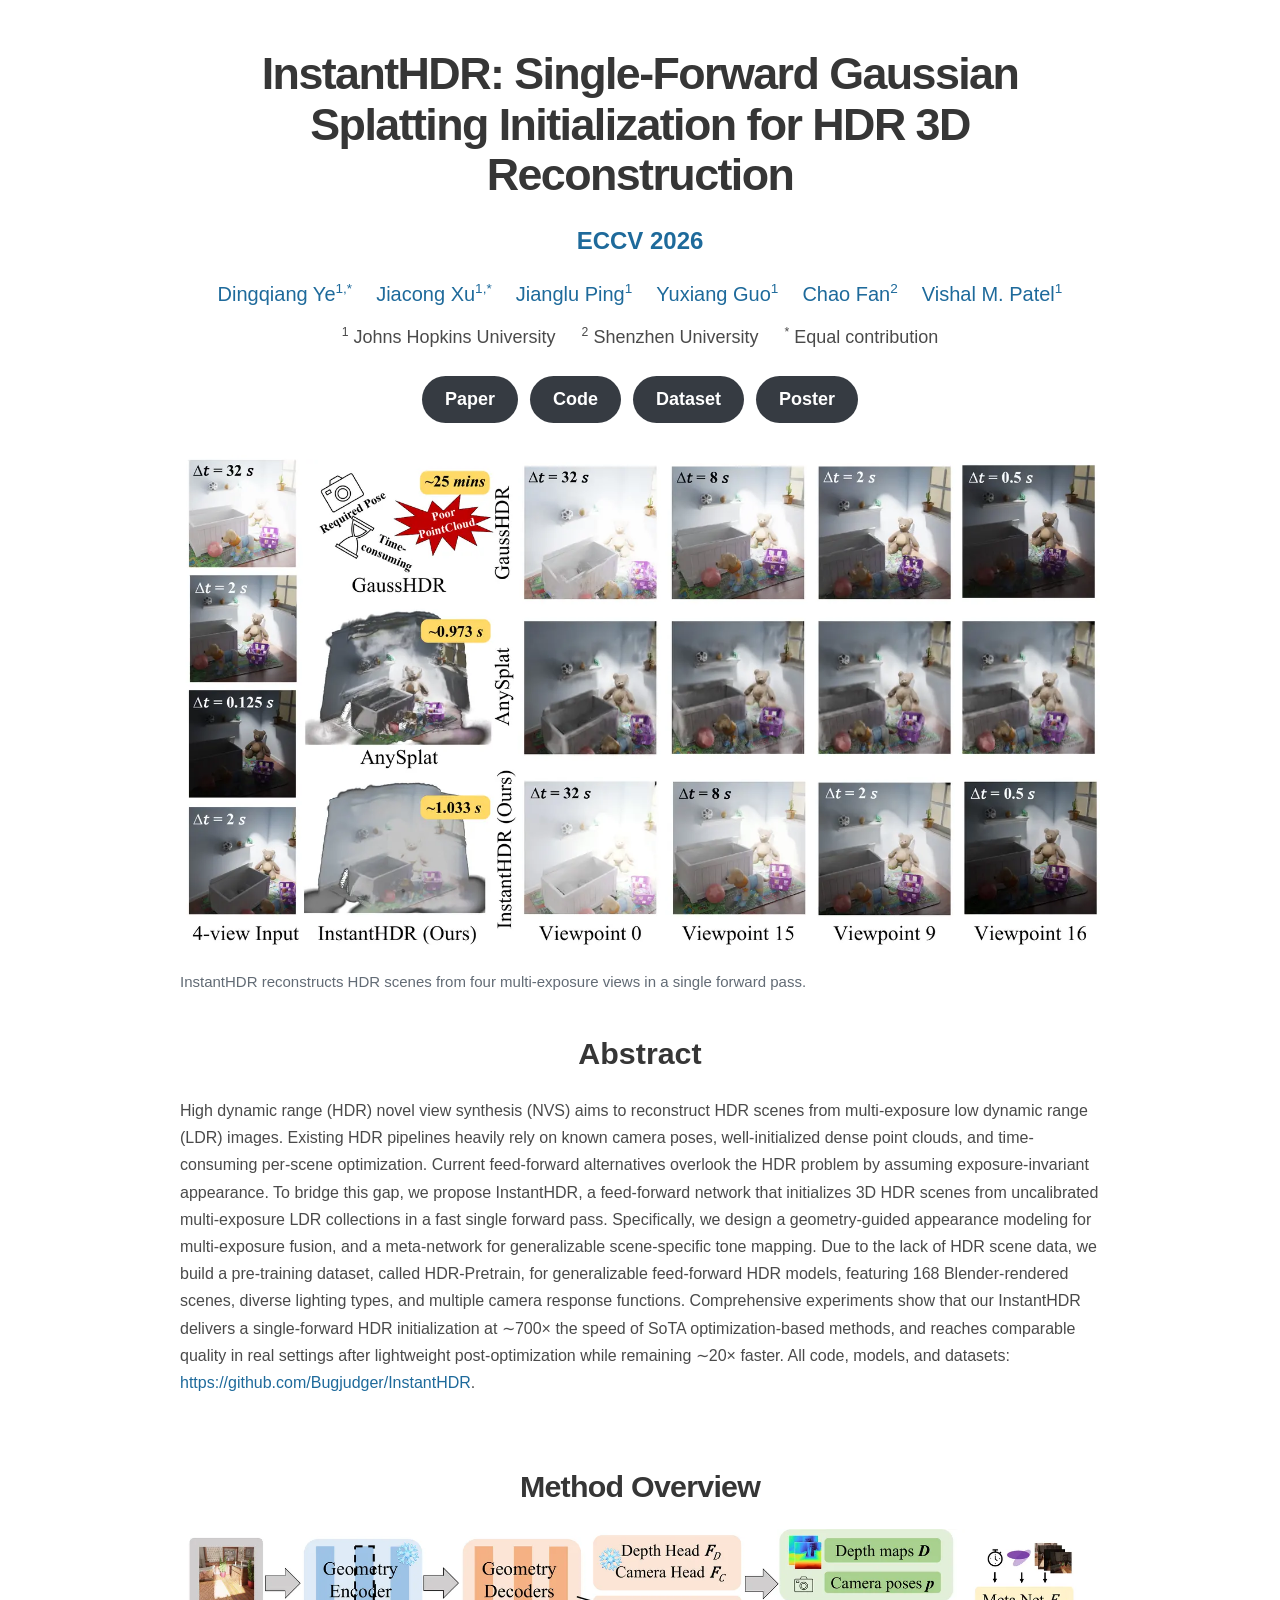
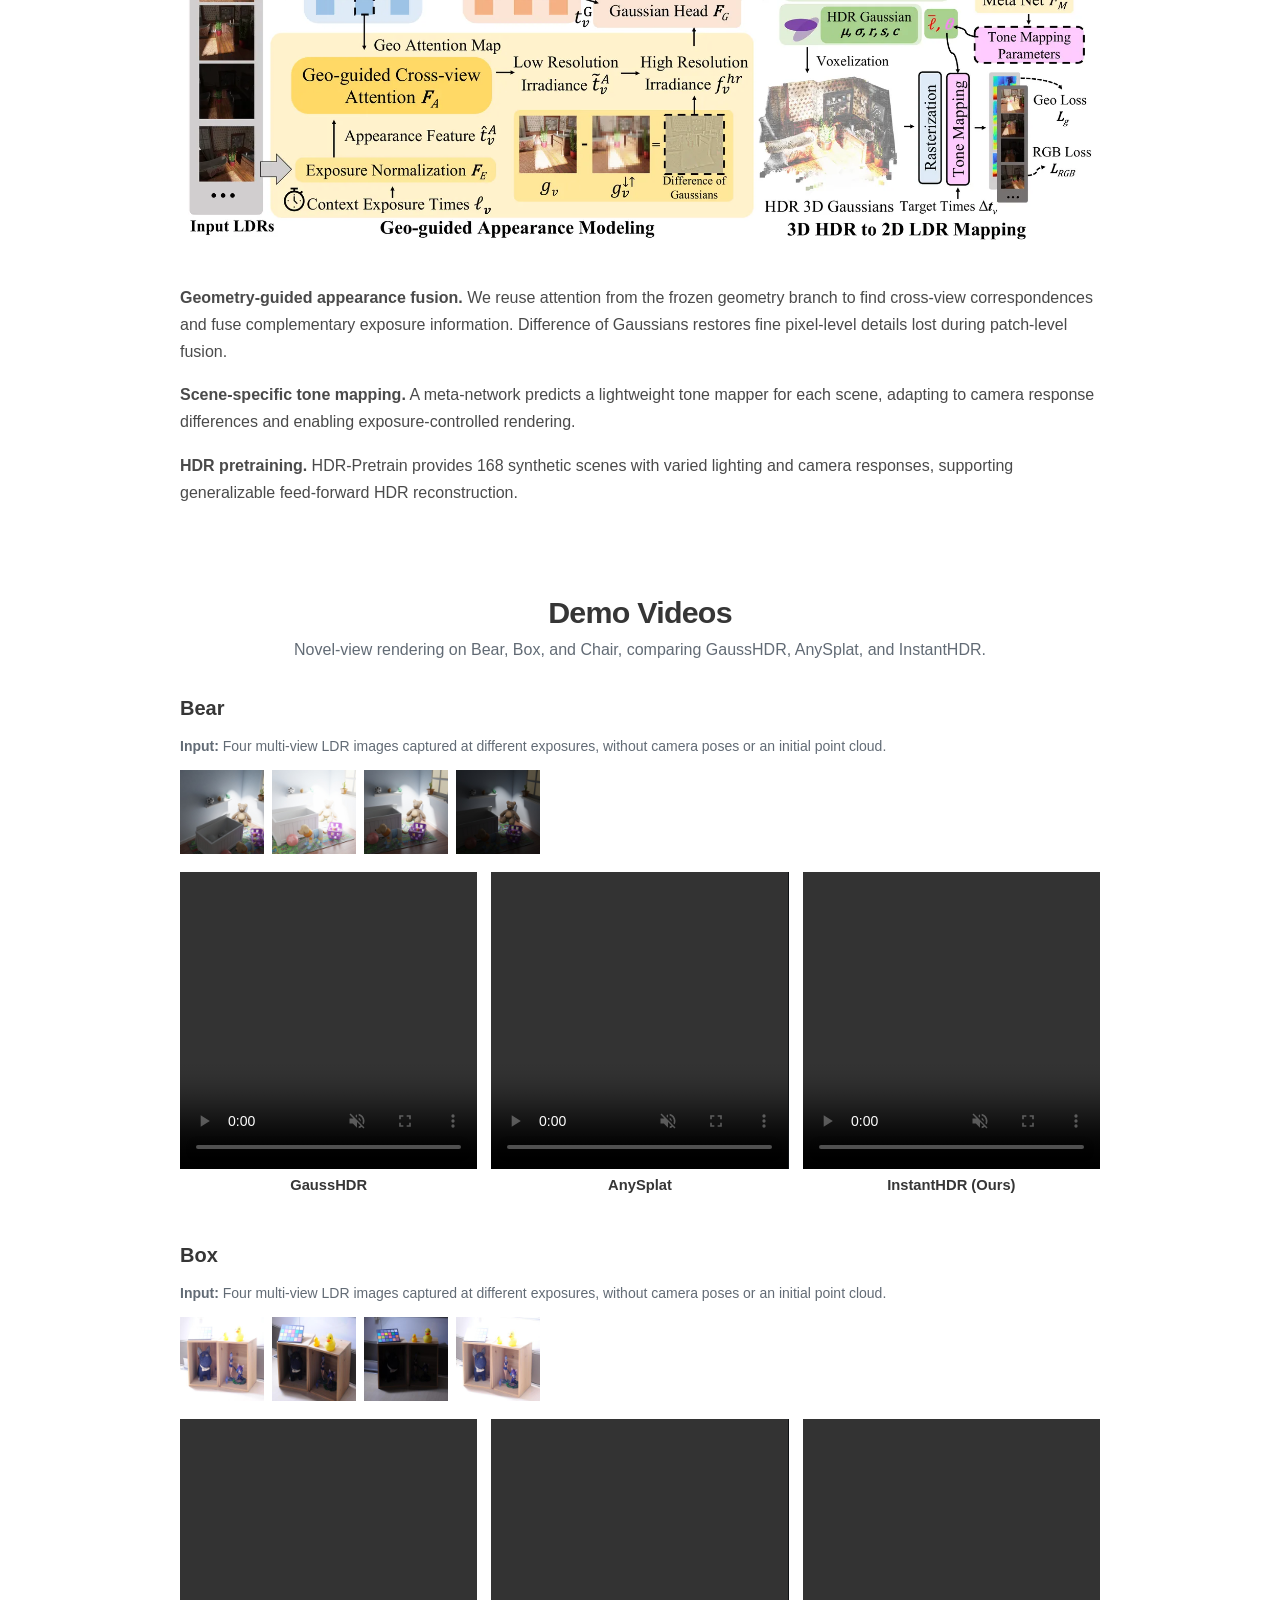
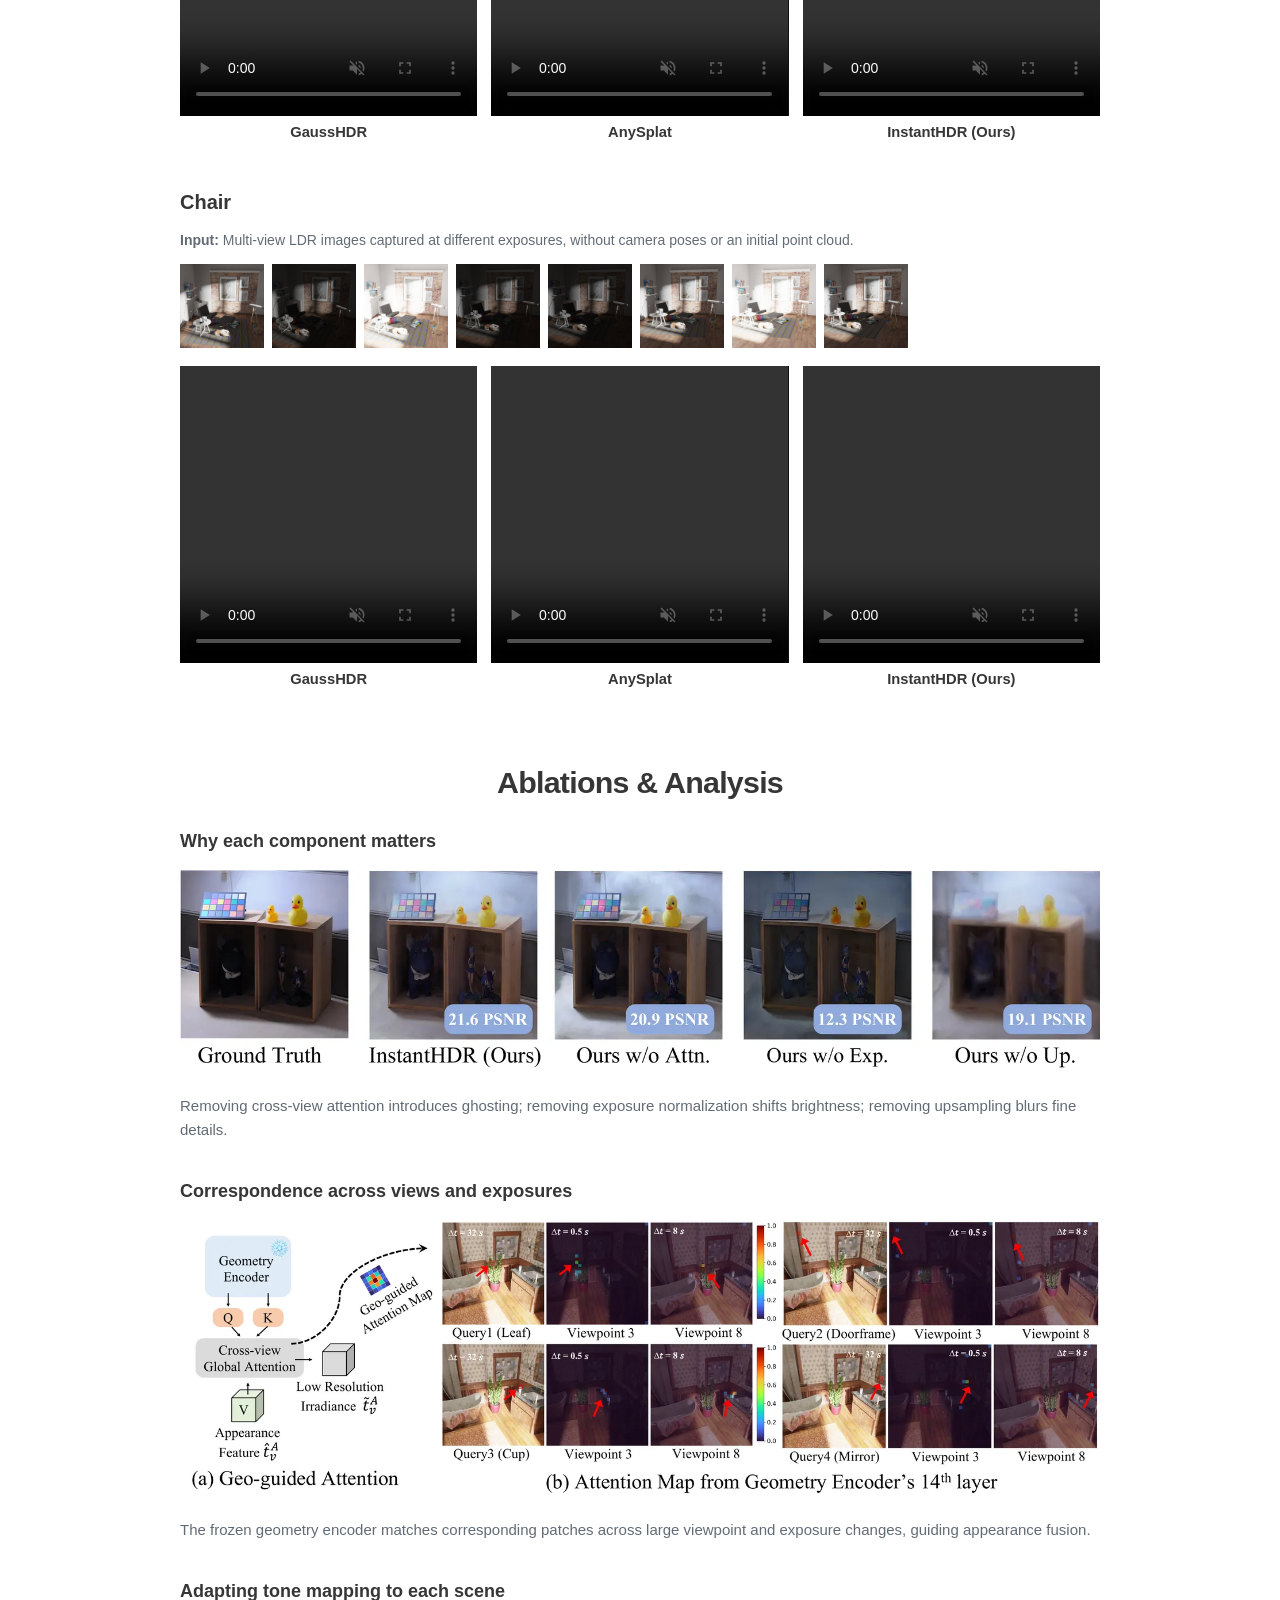
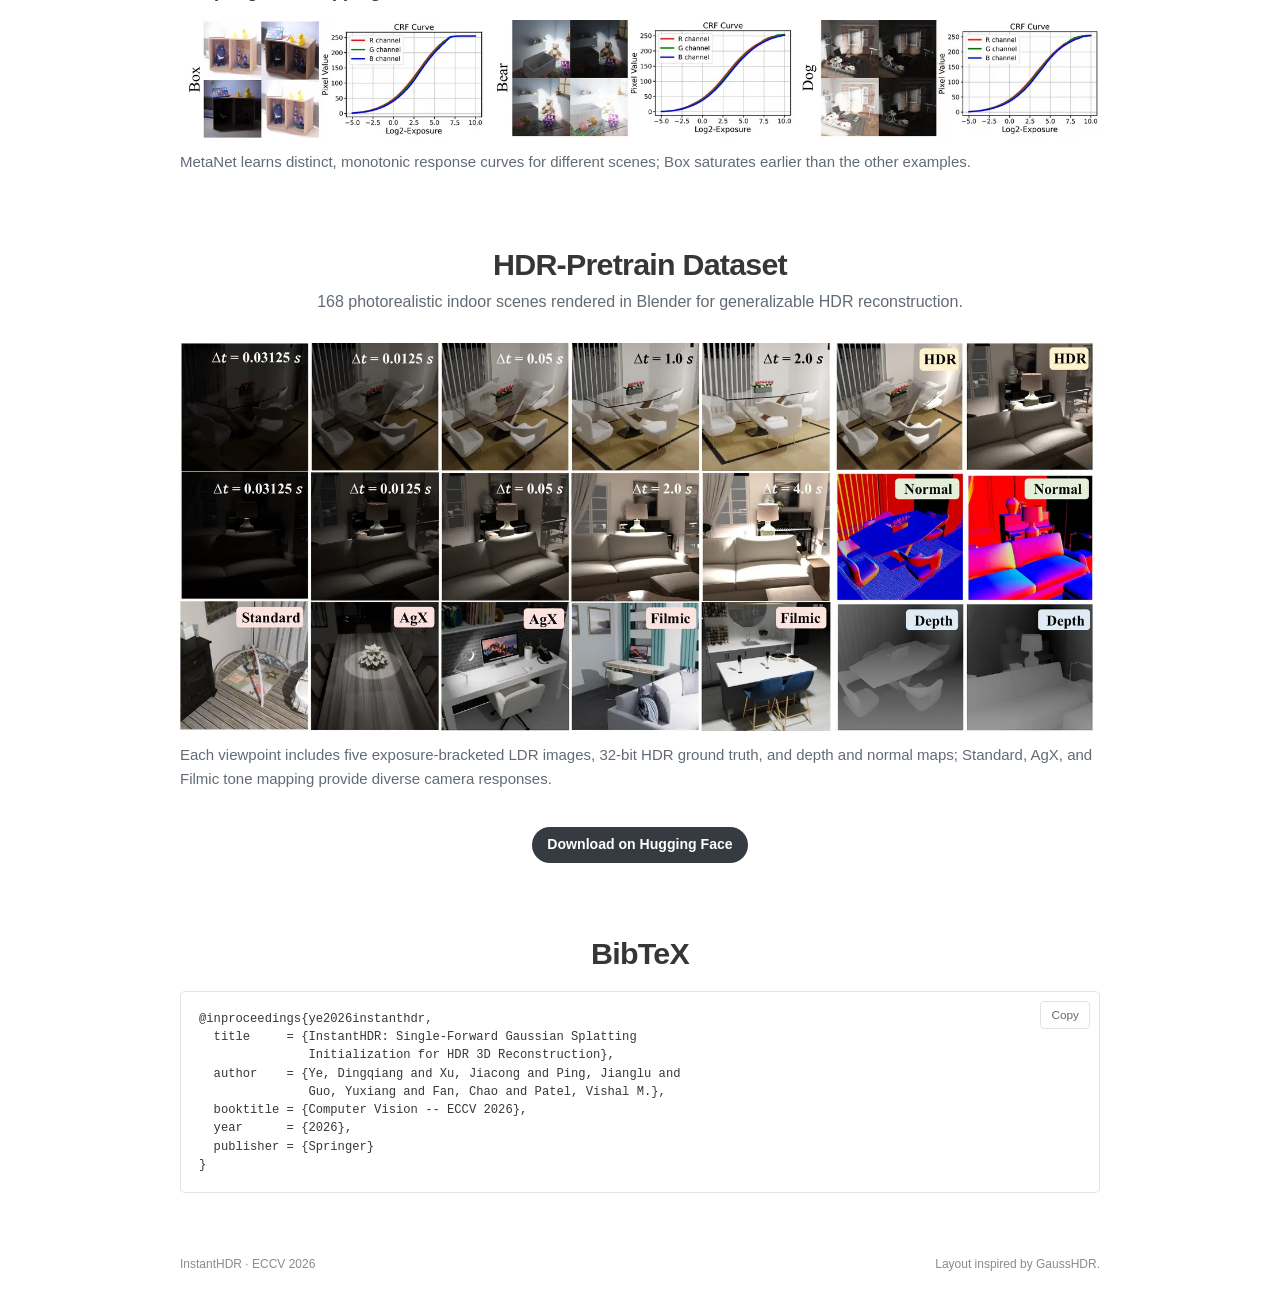
<file: InstantHDR/index.html>
<!doctype html><html lang="en"><head><meta charset="utf-8"><meta name="viewport" content="width=device-width,initial-scale=1"><title>InstantHDR | ECCV 2026</title><link rel="stylesheet" href="style.css"><meta name="description" content="InstantHDR (ECCV 2026): fast HDR 3D reconstruction from uncalibrated multi-exposure images. Explore the paper, method, demo videos, ablations, code, and HDR-Pretrain dataset."><meta name="robots" content="index, follow, max-image-preview:large"><link rel="canonical" href="https://bugjudger.github.io/InstantHDR/"></head><body>    <main>
      <header class="project-hero page-width" id="top">
        <h1>InstantHDR: Single-Forward Gaussian Splatting Initialization for HDR 3D Reconstruction</h1>
        <p class="venue">ECCV 2026</p>
        <div class="authors" aria-label="Authors">
          <a href="https://bugjudger.github.io/" target="_blank" rel="noreferrer">Dingqiang Ye<sup>1,*</sup></a>
          <a href="https://www.jiacongxu.net/" target="_blank" rel="noreferrer">Jiacong Xu<sup>1,*</sup></a>
          <a href="https://www.linkedin.com/in/jianglu-lea-ping-32851b177/" target="_blank" rel="noreferrer">Jianglu Ping<sup>1</sup></a>
          <a href="https://www.linkedin.com/in/yuxiang-guo-a7b105163/" target="_blank" rel="noreferrer">Yuxiang Guo<sup>1</sup></a>
          <a href="https://chaofan996.github.io/" target="_blank" rel="noreferrer">Chao Fan<sup>2</sup></a>
          <a href="https://engineering.jhu.edu/faculty/vishal-patel/" target="_blank" rel="noreferrer">Vishal M. Patel<sup>1</sup></a>
        </div>
        <p class="affiliations"><span><sup>1</sup> Johns Hopkins University</span><span><sup>2</sup> Shenzhen University</span><span><sup>*</sup> Equal contribution</span></p>
        <div class="project-links">
          <a href="https://link.springer.com/chapter/10.1007/978-3-032-37595-7_12" target="_blank" rel="noreferrer">Paper</a>
          <a href="https://github.com/Bugjudger/InstantHDR" target="_blank" rel="noreferrer">Code</a>
          <a href="https://huggingface.co/datasets/Bugjudger/HDR_Pretrain" target="_blank" rel="noreferrer">Dataset</a>
          <a href="https://eccv.ecva.net/virtual/2026/poster/3662" target="_blank" rel="noreferrer">Poster</a>
        </div>
      </header>
      <figure class="teaser-figure page-width">
        <a href="assets/figure1-paper.png" target="_blank" rel="noreferrer"><img src="assets/figure1-paper.webp" decoding="async" width="2400" height="1313" alt="Paper Figure 1: four-view HDR reconstruction and rendering comparison between GaussHDR, AnySplat, and InstantHDR." /></a>
        <figcaption>InstantHDR reconstructs HDR scenes from four multi-exposure views in a single forward pass.</figcaption>
      </figure>
      <section class="paper-section page-width abstract-section" id="abstract">
        <h2>Abstract</h2>
        <p>High dynamic range (HDR) novel view synthesis (NVS) aims to reconstruct HDR scenes from multi-exposure low dynamic range (LDR) images. Existing HDR pipelines heavily rely on known camera poses, well-initialized dense point clouds, and time-consuming per-scene optimization. Current feed-forward alternatives overlook the HDR problem by assuming exposure-invariant appearance. To bridge this gap, we propose InstantHDR, a feed-forward network that initializes 3D HDR scenes from uncalibrated multi-exposure LDR collections in a fast single forward pass. Specifically, we design a geometry-guided appearance modeling for multi-exposure fusion, and a meta-network for generalizable scene-specific tone mapping. Due to the lack of HDR scene data, we build a pre-training dataset, called HDR-Pretrain, for generalizable feed-forward HDR models, featuring 168 Blender-rendered scenes, diverse lighting types, and multiple camera response functions. Comprehensive experiments show that our InstantHDR delivers a single-forward HDR initialization at ∼700× the speed of SoTA optimization-based methods, and reaches comparable quality in real settings after lightweight post-optimization while remaining ∼20× faster. All code, models, and datasets: <a href="https://github.com/Bugjudger/InstantHDR" target="_blank" rel="noreferrer">https://github.com/Bugjudger/InstantHDR</a>.</p>
      </section>
      <section class="paper-section page-width" id="method">
        <div class="section-title centered"><h2>Method Overview</h2></div>
        <figure class="method-figure">
          <a href="assets/method-paper.png" target="_blank" rel="noreferrer"><img src="assets/method-paper.webp" decoding="async" loading="lazy" width="3200" height="1123" alt="Original InstantHDR method diagram: geometry-guided appearance modeling and scene-specific tone mapping." /></a>
        </figure>
        <div class="innovation-copy">
          <p><strong>Geometry-guided appearance fusion.</strong> We reuse attention from the frozen geometry branch to find cross-view correspondences and fuse complementary exposure information. Difference of Gaussians restores fine pixel-level details lost during patch-level fusion.</p>
          <p><strong>Scene-specific tone mapping.</strong> A meta-network predicts a lightweight tone mapper for each scene, adapting to camera response differences and enabling exposure-controlled rendering.</p>
          <p><strong>HDR pretraining.</strong> HDR-Pretrain provides 168 synthetic scenes with varied lighting and camera responses, supporting generalizable feed-forward HDR reconstruction.</p>
        </div>
      </section>
      <section class="paper-section page-width" id="demo">
        <div class="section-title centered"><h2>Demo Videos</h2><p>Novel-view rendering on Bear, Box, and Chair, comparing GaussHDR, AnySplat, and InstantHDR.</p></div>
        <article class="scene-row">
          <h3>Bear</h3>
          <p class="input-description"><strong>Input:</strong> Four multi-view LDR images captured at different exposures, without camera poses or an initial point cloud.</p>
          <div class="demo-inputs" aria-label="Bear supplied input images"><img src="videos/bear/input-1.jpg" alt="Bear multi-exposure input 1" loading="lazy" /><img src="videos/bear/input-2.jpg" alt="Bear multi-exposure input 2" loading="lazy" /><img src="videos/bear/input-3.jpg" alt="Bear multi-exposure input 3" loading="lazy" /><img src="videos/bear/input-4.jpg" alt="Bear multi-exposure input 4" loading="lazy" /></div>
          <div class="video-grid">
            <figure><video src="videos/bear/gausshdr.mp4" autoPlay loop muted playsInline controls preload="auto" aria-label="GaussHDR, bear scene" ></video><figcaption><strong>GaussHDR</strong></figcaption></figure>
            <figure><video src="videos/bear/anysplat.mp4" autoPlay loop muted playsInline controls preload="auto" aria-label="AnySplat, bear scene" ></video><figcaption><strong>AnySplat</strong></figcaption></figure>
            <figure><video src="videos/bear/instanthdr.mp4" autoPlay loop muted playsInline controls preload="auto" aria-label="InstantHDR (Ours), bear scene" ></video><figcaption><strong>InstantHDR (Ours)</strong></figcaption></figure>
          </div>
        </article>
        <article class="scene-row">
          <h3>Box</h3>
          <p class="input-description"><strong>Input:</strong> Four multi-view LDR images captured at different exposures, without camera poses or an initial point cloud.</p>
          <div class="demo-inputs" aria-label="Box supplied input images"><img src="videos/box/input-1.jpg" alt="Box multi-exposure input 1" loading="lazy" /><img src="videos/box/input-2.jpg" alt="Box multi-exposure input 2" loading="lazy" /><img src="videos/box/input-3.jpg" alt="Box multi-exposure input 3" loading="lazy" /><img src="videos/box/input-4.jpg" alt="Box multi-exposure input 4" loading="lazy" /></div>
          <div class="video-grid">
            <figure><video src="videos/box/gausshdr.mp4" autoPlay loop muted playsInline controls preload="auto" aria-label="GaussHDR, box scene" ></video><figcaption><strong>GaussHDR</strong></figcaption></figure>
            <figure><video src="videos/box/anysplat.mp4" autoPlay loop muted playsInline controls preload="auto" aria-label="AnySplat, box scene" ></video><figcaption><strong>AnySplat</strong></figcaption></figure>
            <figure><video src="videos/box/instanthdr.mp4" autoPlay loop muted playsInline controls preload="auto" aria-label="InstantHDR (Ours), box scene" ></video><figcaption><strong>InstantHDR (Ours)</strong></figcaption></figure>
          </div>
        </article>
        <article class="scene-row">
          <h3>Chair</h3>
          <p class="input-description"><strong>Input:</strong> Multi-view LDR images captured at different exposures, without camera poses or an initial point cloud.</p>
          <div class="demo-inputs" aria-label="Chair supplied input images"><img src="videos/chair/inputs/train_r_0_2.jpg" alt="Chair multi-exposure input 1" loading="lazy" /><img src="videos/chair/inputs/train_r_3_0.jpg" alt="Chair multi-exposure input 2" loading="lazy" /><img src="videos/chair/inputs/train_r_5_4.jpg" alt="Chair multi-exposure input 3" loading="lazy" /><img src="videos/chair/inputs/train_r_12_0.jpg" alt="Chair multi-exposure input 4" loading="lazy" /><img src="videos/chair/inputs/train_r_13_0.jpg" alt="Chair multi-exposure input 5" loading="lazy" /><img src="videos/chair/inputs/train_r_15_2.jpg" alt="Chair multi-exposure input 6" loading="lazy" /><img src="videos/chair/inputs/train_r_16_4.jpg" alt="Chair multi-exposure input 7" loading="lazy" /><img src="videos/chair/inputs/train_r_17_2.jpg" alt="Chair multi-exposure input 8" loading="lazy" /></div>
          <div class="video-grid">
            <figure><video src="videos/chair/gausshdr.mp4" autoPlay loop muted playsInline controls preload="auto" aria-label="GaussHDR, chair scene" ></video><figcaption><strong>GaussHDR</strong></figcaption></figure>
            <figure><video src="videos/chair/anysplat.mp4" autoPlay loop muted playsInline controls preload="auto" aria-label="AnySplat, chair scene" ></video><figcaption><strong>AnySplat</strong></figcaption></figure>
            <figure><video src="videos/chair/instanthdr.mp4" autoPlay loop muted playsInline controls preload="auto" aria-label="InstantHDR (Ours), chair scene" ></video><figcaption><strong>InstantHDR (Ours)</strong></figcaption></figure>
          </div>
        </article>
      </section>
      <section class="paper-section page-width ablation-section" id="ablations">
        <div class="section-title centered"><h2>Ablations &amp; Analysis</h2></div>
        <figure>
          <h3>Why each component matters</h3>
          <a href="assets/ablation-components.png" target="_blank" rel="noreferrer"><img src="assets/ablation-components.webp" decoding="async" width="2400" height="553" loading="lazy" alt="Ground truth, full InstantHDR, and variants without cross-view attention, exposure normalization, or upsampling." /></a>
          <figcaption>Removing cross-view attention introduces ghosting; removing exposure normalization shifts brightness; removing upsampling blurs fine details.</figcaption>
        </figure>
        <figure>
          <h3>Correspondence across views and exposures</h3>
          <a href="assets/ablation-attention.png" target="_blank" rel="noreferrer"><img src="assets/ablation-attention.webp" decoding="async" width="2400" height="746" loading="lazy" alt="Geometry attention maps matching leaf, doorframe, cup, and mirror patches across viewpoints and exposures." /></a>
          <figcaption>The frozen geometry encoder matches corresponding patches across large viewpoint and exposure changes, guiding appearance fusion.</figcaption>
        </figure>
        <figure>
          <h3>Adapting tone mapping to each scene</h3>
          <a href="assets/ablation-tonemapping.png" target="_blank" rel="noreferrer"><img src="assets/ablation-tonemapping.webp" decoding="async" width="2400" height="307" loading="lazy" alt="Learned monotonic camera-response curves for the Box, Bear, and Dog scenes." /></a>
          <figcaption>MetaNet learns distinct, monotonic response curves for different scenes; Box saturates earlier than the other examples.</figcaption>
        </figure>
      </section>
      <section class="paper-section page-width ablation-section" id="dataset">
        <div class="section-title centered">
          <h2>HDR-Pretrain Dataset</h2>
          <p>168 photorealistic indoor scenes rendered in Blender for generalizable HDR reconstruction.</p>
        </div>
        <figure>
          <a href="assets/dataset-paper.png" target="_blank" rel="noreferrer"><img src="assets/dataset-paper.webp" decoding="async" width="2400" height="1011" loading="lazy" alt="HDR-Pretrain examples: multi-exposure LDR images, HDR ground truth, normal and depth maps, with Standard, AgX, and Filmic tone mapping." /></a>
          <figcaption>Each viewpoint includes five exposure-bracketed LDR images, 32-bit HDR ground truth, and depth and normal maps; Standard, AgX, and Filmic tone mapping provide diverse camera responses.</figcaption>
        </figure>
        <div class="project-links"><a href="https://huggingface.co/datasets/Bugjudger/HDR_Pretrain" target="_blank" rel="noreferrer">Download on Hugging Face</a></div>
      </section>
      <section class="paper-section page-width citation-section" id="citation">
        <h2>BibTeX</h2>
        <div class="citation-box"><button type="button" id="copy-citation">Copy</button><pre><code>@inproceedings{ye2026instanthdr,
  title     = {InstantHDR: Single-Forward Gaussian Splatting
               Initialization for HDR 3D Reconstruction},
  author    = {Ye, Dingqiang and Xu, Jiacong and Ping, Jianglu and
               Guo, Yuxiang and Fan, Chao and Patel, Vishal M.},
  booktitle = {Computer Vision -- ECCV 2026},
  year      = {2026},
  publisher = {Springer}
}</code></pre></div>
      </section>
      <footer class="page-width"><span>InstantHDR · ECCV 2026</span><span>Layout inspired by <a href="https://liujf1226.github.io/GaussHDR/" target="_blank" rel="noreferrer">GaussHDR</a>.</span></footer>
    </main><script src="script.js" defer></script></body></html>
</file>
<file: InstantHDR/style.css>
:root {
  --ink: #363636;
  --muted: #626b75;
  --blue: #1e6a9b;
  --blue-dark: #164e73;
  --line: #dfe4e8;
  --soft: #f6f7f8;
  --content-width: 920px;
}

* { box-sizing: border-box; }
html { scroll-behavior: smooth; }

body {
  margin: 0;
  background: #fff;
  color: var(--ink);
  font-family: Arial, Helvetica, sans-serif;
  font-size: 16px;
  line-height: 1.55;
  text-rendering: optimizeLegibility;
}

a { color: inherit; text-decoration: none; }
img, video { display: block; max-width: 100%; }
button { font: inherit; }

.page-width {
  width: min(var(--content-width), calc(100% - 40px));
  margin-inline: auto;
}

.project-hero {
  padding: 48px 0 32px;
  text-align: center;
}

.venue {
  margin: 0 0 8px;
  color: var(--blue);
  font-size: 1.5rem;
  font-weight: 700;
}

.project-hero h1 {
  max-width: 100%;
  margin: 0 auto;
  font-size: clamp(2rem, 3.8vw, 2.8rem);
  font-weight: 600;
  letter-spacing: -.035em;
  line-height: 1.13;
}

.project-hero h1 span { color: inherit; }

.authors {
  display: flex;
  flex-wrap: wrap;
  justify-content: center;
  gap: 10px 24px;
  margin-top: 20px;
  color: var(--blue);
  font-size: 1.25rem;
  line-height: 1.5;
}
.authors a { white-space: nowrap; }

sup { font-size: .68em; }

.affiliations {
  display: flex;
  flex-wrap: wrap;
  justify-content: center;
  gap: 8px 26px;
  margin: 14px 0 0;
  color: #4a4a4a;
  font-size: 1.125rem;
  line-height: 1.6;
}

.project-links {
  display: flex;
  flex-wrap: wrap;
  justify-content: center;
  gap: 9px;
  margin-top: 18px;
}

.project-links a {
  padding: 7px 15px;
  border-radius: 999px;
  background: #363b42;
  color: #fff;
  font-size: .88rem;
  font-weight: 600;
}

.project-links a:hover { background: var(--blue-dark); }
.project-hero .project-links { gap: 12px; margin-top: 24px; }
.project-hero .project-links a { padding: 10px 23px; font-size: 1.125rem; line-height: 1.5; }

.tagline {
  max-width: 750px;
  margin: 18px auto 0;
  color: #454c54;
  font-size: 1.02rem;
}

.paper-section { padding: 36px 0; }
.soft-section { background: #fff; }

.section-title { margin-bottom: 24px; }

.section-title.centered {
  width: 100%;
  margin-inline: auto;
  text-align: center;
}

.section-title h2,
.two-column h2,
.citation-section h2 {
  margin: 0 0 8px;
  font-size: clamp(1.6rem, 2.6vw, 1.9rem);
  font-weight: 600;
  letter-spacing: -.025em;
  line-height: 1.2;
}

.section-title p,
.citation-section p { margin: 0; color: var(--muted); }

.demo-section { padding: 12px 0 40px; }

.demo-title {
  display: flex;
  align-items: end;
  justify-content: space-between;
  gap: 24px;
  padding-top: 34px;
  border-top: 1px solid var(--line);
}

.demo-title h2 { margin: 0 0 3px; font-size: 1.8rem; font-weight: 600; }
.demo-title p { margin: 0; color: var(--muted); font-size: .94rem; }

.scene-tabs {
  display: inline-flex;
  flex: 0 0 auto;
  padding: 3px;
  border: 1px solid var(--line);
  border-radius: 7px;
  background: #fff;
}

.scene-tabs button {
  padding: 5px 14px;
  border: 0;
  border-radius: 4px;
  background: transparent;
  color: var(--muted);
  cursor: pointer;
  font-size: .82rem;
}

.scene-tabs button[aria-pressed='true'] { background: var(--blue-dark); color: #fff; }

.input-strip {
  display: grid;
  grid-template-columns: auto repeat(4, 86px) 1fr;
  align-items: center;
  gap: 8px;
  margin-bottom: 14px;
}

.input-strip > span { margin-right: 4px; font-size: .78rem; font-weight: 700; text-transform: uppercase; letter-spacing: .04em; }
.input-strip img { width: 86px; height: 56px; object-fit: cover; border-radius: 3px; }
.input-strip small { color: var(--muted); font-size: .78rem; }

.video-grid {
  display: grid;
  grid-template-columns: repeat(3, 1fr);
  gap: 14px;
}

.video-grid figure { margin: 0; }
.video-grid video { width: 100%; aspect-ratio: 16 / 10; object-fit: contain; background: #0e1114; border-radius: 0; }
.video-grid figcaption { padding-top: 7px; font-size: .82rem; line-height: 1.35; }
.video-grid figcaption strong { display: block; margin-bottom: 2px; font-size: .92rem; }
.video-grid figcaption span { color: var(--muted); }
.video-grid .ours strong { color: var(--blue-dark); }

.two-column { display: block; max-width: 820px; }
.two-column h2 { text-align: center; }
.two-column > div:first-child p { margin: 12px 0; color: var(--muted); }
.two-column .challenge-list { margin-top: 24px; }
.method-figure { margin: 24px 0 32px; }
.method-figure img { width: 100%; height: auto; }
.method-figure a { display: block; cursor: zoom-in; }
.project-hero .venue { margin: 22px 0 0; }
.authors a:hover { text-decoration: underline; }
.teaser-figure { margin-top: 0; margin-bottom: 0; }
.teaser-figure img { width: 100%; height: auto; }
.teaser-figure figcaption { text-align: left; color: var(--muted); font-size: 15px; line-height: 1.6; margin-top: 12px; }
.abstract-section { max-width: var(--content-width); }
.innovation-copy { width: 100%; margin-inline: 0; }
.abstract-section h2, .citation-section h2 { font-size: 1.9rem; text-align: center; margin: 0 0 20px; font-weight: 600; }
.abstract-section p, .innovation-copy p { font-size: 16px; line-height: 1.7; color: #4a4a4a; text-align: left; }
.abstract-section p { margin: 0; }
.abstract-section a { color: var(--blue); overflow-wrap: anywhere; }
.innovation-copy p { margin: 0 0 16px; }
.scene-row { margin: 30px 0 42px; }
.scene-row:last-child { margin-bottom: 0; }
.scene-row h3 { margin: 0 0 12px; font-size: 20px; font-weight: 600; }
.scene-row figcaption { text-align: center; }
.scene-row video { aspect-ratio: 1; }
.input-description { font-size: 14px; color: var(--muted); margin: 0 0 12px; }
.demo-inputs { display: flex; gap: 8px; flex-wrap: wrap; margin-bottom: 18px; }
.demo-inputs img { width: 84px; height: 84px; object-fit: contain; }
.ablation-section figure { margin: 28px 0 36px; }
.ablation-section figure:last-child { margin-bottom: 0; }
.ablation-section h3 { font-size: 18px; font-weight: 600; margin: 0 0 14px; }
.ablation-section img { width: 100%; height: auto; }
.ablation-section a { display: block; cursor: zoom-in; }
.ablation-section figcaption { margin-top: 12px; font-size: 15px; line-height: 1.6; color: var(--muted); }
button:focus-visible, a:focus-visible { outline: 2px solid var(--blue); outline-offset: 4px; }

.two-column .lead { margin: 0 0 6px; font-size: 1.08rem; font-weight: 600; }
.two-column > div:first-child > p:last-child { margin: 0; color: var(--muted); }

.challenge-list { display: grid; grid-template-columns: 1fr 1fr; gap: 18px 28px; }
.challenge-list > div { display: grid; grid-template-columns: 30px 1fr; gap: 8px; }
.challenge-list > div > span { color: #9aa3ac; font-size: .76rem; font-weight: 700; padding-top: 2px; }
.challenge-list p { margin: 0; color: var(--muted); font-size: .9rem; }
.challenge-list strong { display: block; margin-bottom: 2px; color: var(--ink); font-size: .95rem; }

.pipeline {
  display: grid;
  grid-template-columns: 90px minmax(0, 1.58fr) minmax(250px, .92fr);
  gap: 18px;
  align-items: center;
  margin: 32px auto 54px;
}

.pipeline figure { margin: 0; min-width: 0; }
.pipeline figure > span {
  display: block;
  margin-bottom: 7px;
  color: var(--blue-dark);
  font-size: .78rem;
  font-weight: 700;
  text-align: center;
}
.pipeline img { width: 100%; }
.pipeline-input img { max-height: 330px; object-fit: contain; }
.pipeline-core { display: grid; gap: 18px; }
.pipeline-rendering img { max-height: 390px; object-fit: contain; }

.idea-grid {
  display: grid;
  grid-template-columns: 1fr 1fr;
  gap: 34px;
}

.idea-grid article {
  display: grid;
  grid-template-rows: auto 1fr;
  gap: 14px;
}

.idea-copy { padding-top: 10px; }
.kicker { margin: 0 0 3px; color: var(--blue); font-size: .76rem; font-weight: 700; text-transform: uppercase; letter-spacing: .06em; }
.idea-grid h3 { margin: 0 0 4px; font-size: 1.15rem; }
.idea-grid p:last-child { margin: 0; color: var(--muted); font-size: .9rem; }
.idea-grid img { width: 100%; max-height: 250px; object-fit: contain; }

.dataset-figure { margin: 0 auto; }
.dataset-figure img { width: 100%; max-height: 390px; object-fit: contain; }
.dataset-stats { display: flex; justify-content: center; gap: 34px; margin-top: 18px; color: var(--muted); font-size: .83rem; }
.dataset-stats strong { margin-right: 4px; color: var(--ink); font-size: 1rem; }

.results-table { margin: 0; }
.results-table img { width: 100%; }
.results-table figcaption { margin-top: 8px; color: var(--muted); font-size: .8rem; text-align: center; }

.citation-section { max-width: var(--content-width); }
.citation-section > div:first-child { margin-bottom: 16px; }

.citation-box { position: relative; overflow: hidden; border: 1px solid var(--line); border-radius: 5px; background: #fff; }
.citation-box button { position: absolute; top: 9px; right: 9px; padding: 4px 10px; border: 1px solid var(--line); border-radius: 4px; background: #fff; color: var(--muted); cursor: pointer; font-size: .74rem; }
.citation-box pre { margin: 0; padding: 18px 72px 18px 18px; overflow-x: auto; font-size: .76rem; line-height: 1.5; white-space: pre-wrap; }

footer {
  display: flex;
  justify-content: space-between;
  gap: 20px;
  padding: 26px 0 34px;
  color: #858d95;
  font-size: .75rem;
}

@media (max-width: 800px) {
  .page-width { width: calc(100% - 32px); }
  .project-hero { padding-top: 38px; }
  .paper-section { padding: 28px 0; }
  .video-grid, .idea-grid, .two-column, .citation-section { grid-template-columns: 1fr; }
  .demo-title { align-items: start; }
  .two-column { gap: 30px; }
  .pipeline { grid-template-columns: 64px 1.5fr .9fr; gap: 8px; }
  .pipeline figure > span { font-size: .66rem; }
  .dataset-stats { flex-wrap: wrap; gap: 8px 22px; }
}

@media (max-width: 560px) {
  body { font-size: 15px; }
  .project-hero h1 { font-size: 1.85rem; }
  .demo-title { display: grid; }
  .input-strip { grid-template-columns: repeat(4, 1fr); }
  .input-strip > span, .input-strip small { grid-column: 1 / -1; }
  .input-strip img { width: 100%; height: 52px; }
  .challenge-list { grid-template-columns: 1fr; gap: 14px; }
  .pipeline { grid-template-columns: 1fr; }
  .pipeline-input { display: none; }
  .pipeline-core { gap: 12px; }
  .pipeline-rendering img { max-height: 440px; }
  footer { flex-direction: column; }
}
</file>
